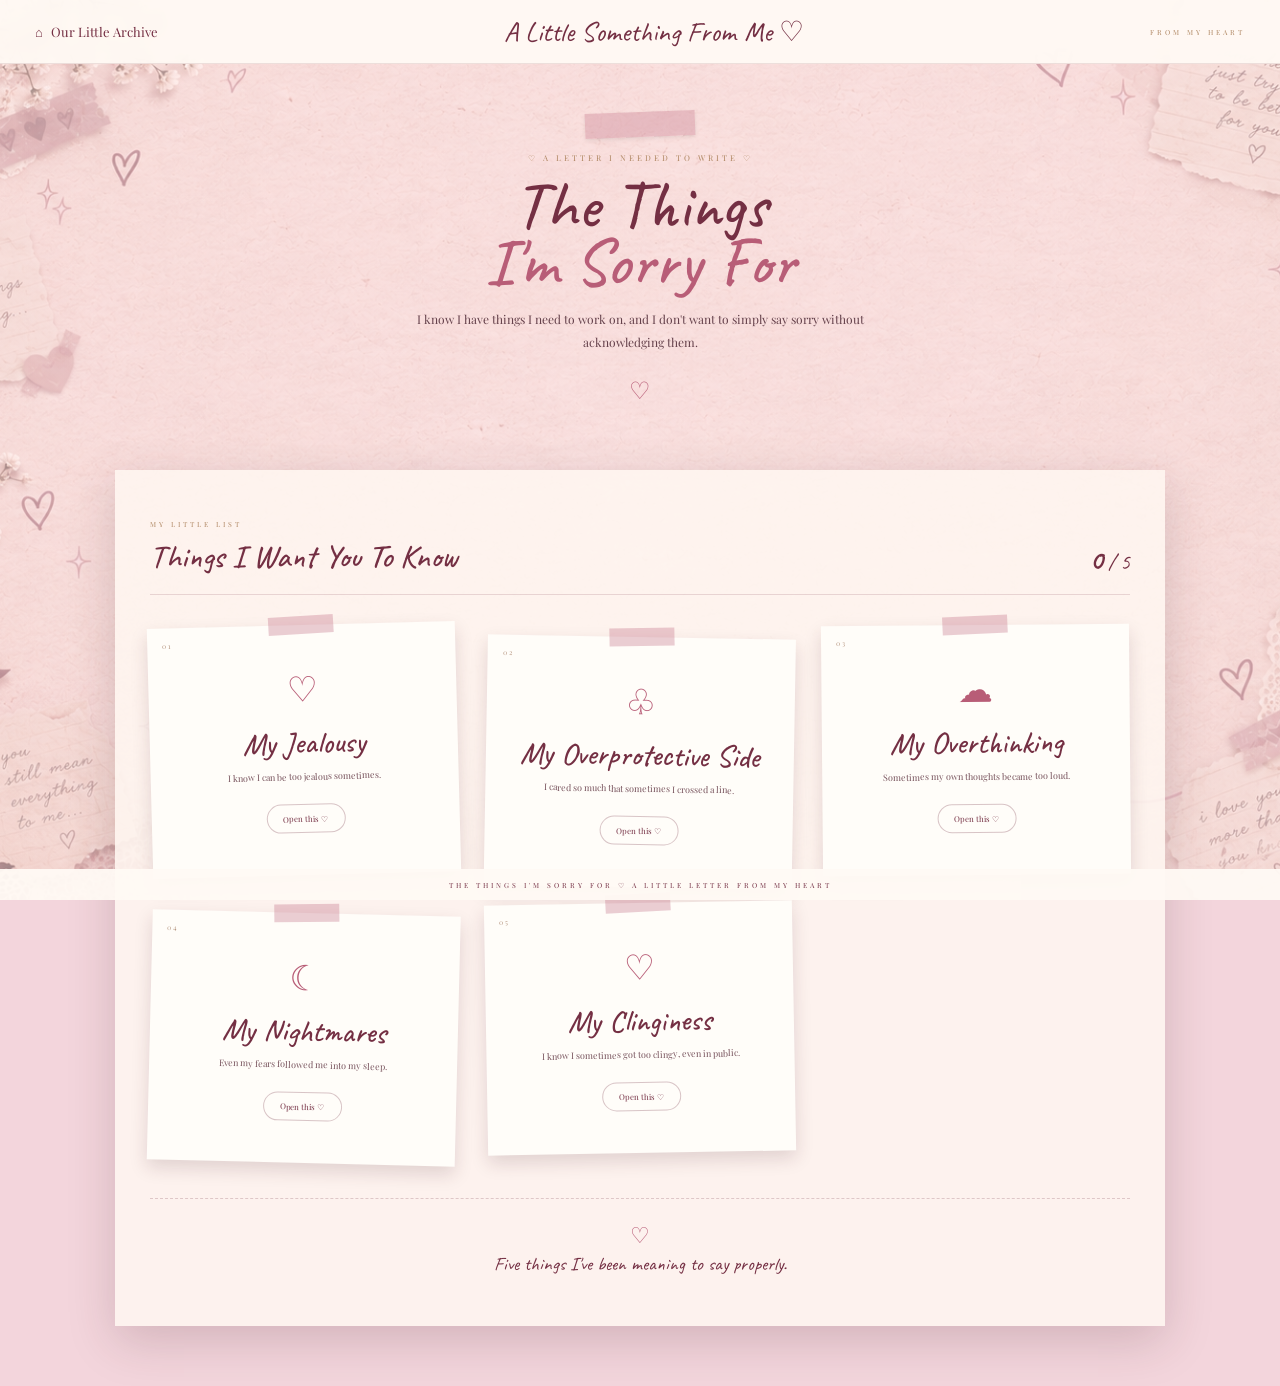
<file: apology.html>
<!DOCTYPE html>
<html lang="en">
<head>
<meta charset="UTF-8">
<meta name="viewport" content="width=device-width,initial-scale=1.0">
<title>The Things I'm Sorry For ♡</title>
<link rel="preconnect" href="https://fonts.googleapis.com">
<link rel="preconnect" href="https://fonts.gstatic.com" crossorigin>
<link href="https://fonts.googleapis.com/css2?family=Caveat:wght@400;500;600;700&family=Playfair+Display:wght@400;500;600;700&display=swap" rel="stylesheet">
<link rel="stylesheet" href="css/apology.css">
<link rel="apple-touch-icon" sizes="180x180" href="guides/apple-touch-icon.png">
<link rel="icon" type="image/png" sizes="32x32" href="guides/favicon-32x32.png">
<link rel="icon" type="image/png" sizes="16x16" href="guides/favicon-16x16.png">
<link rel="manifest" href="/site.webmanifest">
</head>
<body>

<div class="apology-page">

<header class="apology-header">
<a href="index.html" class="home">⌂ <span>Our Little Archive</span></a>
<div class="header-title">A Little Something From Me ♡</div>
<div class="header-label">FROM MY HEART</div>
</header>

<main>

<section class="intro">
<div class="tape"></div>
<span>♡ A LETTER I NEEDED TO WRITE ♡</span>
<h1>The Things<br><i>I'm Sorry For</i></h1>
<p>
I know I have things I need to work on, and I don't want to simply
say sorry without acknowledging them.
</p>
<div class="little-heart">♡</div>
</section>

<section class="apology-board">

<div class="board-heading">
<div>
<small>MY LITTLE LIST</small>
<h2>Things I Want You To Know</h2>
</div>
<div class="progress">
<span id="progressCount">0</span> / 5
</div>
</div>

<div class="apology-cards">

<article class="apology-card" data-index="0">
<div class="tape-card"></div>
<div class="card-number">01</div>
<div class="card-icon">♡</div>
<h3>My Jealousy</h3>
<p>I know I can be too jealous sometimes.</p>
<button>Open this ♡</button>
<span class="read-stamp">READ</span>
</article>

<article class="apology-card" data-index="1">
<div class="tape-card"></div>
<div class="card-number">02</div>
<div class="card-icon">♧</div>
<h3>My Overprotective Side</h3>
<p>I cared so much that sometimes I crossed a line.</p>
<button>Open this ♡</button>
<span class="read-stamp">READ</span>
</article>

<article class="apology-card" data-index="2">
<div class="tape-card"></div>
<div class="card-number">03</div>
<div class="card-icon">☁</div>
<h3>My Overthinking</h3>
<p>Sometimes my own thoughts became too loud.</p>
<button>Open this ♡</button>
<span class="read-stamp">READ</span>
</article>

<article class="apology-card" data-index="3">
<div class="tape-card"></div>
<div class="card-number">04</div>
<div class="card-icon">☾</div>
<h3>My Nightmares</h3>
<p>Even my fears followed me into my sleep.</p>
<button>Open this ♡</button>
<span class="read-stamp">READ</span>
</article>

<article class="apology-card" data-index="4">
<div class="tape-card"></div>
<div class="card-number">05</div>
<div class="card-icon">♡</div>
<h3>My Clinginess</h3>
<p>I know I sometimes got too clingy, even in public.</p>
<button>Open this ♡</button>
<span class="read-stamp">READ</span>
</article>

</div>

<div class="board-note">
<span>♡</span>
<p>Five things I've been meaning to say properly.</p>
</div>

</section>

<section class="final-section" id="finalSection">

<div class="envelope">
<div class="envelope-top"></div>
<div class="wax-seal">♡</div>
</div>

<div class="final-intro">
<span>YOU FOUND THE LAST PIECE</span>
<h2>There's Something<br><i>Else I Want To Say</i></h2>
<p>
The five things above are only part of what I've been carrying in my heart.
</p>
<button id="openLetter">Open My Letter ♡</button>
</div>

</section>

<section class="letter-section" id="letterSection">

<div class="letter-paper">

<div class="letter-tape"></div>

<div class="letter-top">
<span>♡ A LETTER FROM MY HEART ♡</span>
<small>FOR YOU</small>
</div>

<h2>I'm Sorry, Bebi</h2>

<div class="letter-body">

<p>
I'm sorry for having these types of issues sa akong self po.
I'm just so scared nga mawalaa jud kas akoa completely.
</p>

<p>
Even sa katong times nga magbuot kos imong suoton or what,
I will no longer do it anymore since karon kabalo naman pud ka
mo control sa sakto ug dili. I'll trust you on that.
</p>

<p>
I'm so sorry nga grabe akong pagka seloso and pagka overprotective :>.
As for my overthinking, mostly nag-cause ani kay akoa rang pagka seloso.
Gusto raman jud nako ug assurance :>.
I'm sorry if ing-ana ko po. That's just me being myself,
and I know I still have to work on that part of me.
</p>

<p>
And for my nightmares, I keep having these nightmares man gud
about you and me... nga naa juy some random guy nga mokuha nimo away
from me. I really don't know nganong this keeps happening po.
</p>

<p>
But karon as I'm making this message, nawala siya.
The last occurrence ani kay last week Monday until Thursday po huhu.
I'm really sorry.
</p>

<p>
And as for my clinginess out in public, I know nga hate nimo ang PDA.
I'm sorry nga we had times nga clingy ra kaayo ko nimo gawas.
I hope you can forgive me for everything nga akong sayop nga nabuhat :>.
</p>

<p>
And I hope nga sometime puhon, if okay ra nimo,
maybe sa time nga magkuyog man gani ta wherever fate takes us,
like katong mag-samgyup tang kyuti...
</p>

<p>
I hope nga okay ra nimo nga mokupot ko sa imong hands?
Please? Bisag kana lang.
I'll do my best to resist kissing your forehead,
unless you're allowing me to :>.
I'd be happy.
</p>

<p>
And thank you for all the sacrifices that you made for me, Alexa.
Don't ever think nga none of it mattered, okay?
All of them mattered to me.
From the smallest to the biggest sacrifices,
I acknowledge and appreciate every one of them.
</p>

<p>
And please, just give me time and patience lang
to work on my issues and to keep improving myself for you.
I know I still have things to learn,
and I don't expect everything to change overnight.
</p>

<p>
I just want you to know that I'm trying.
Not because I want to become someone I'm not,
but because I want to become someone who can love you
without letting my fears get in the way.
</p>

</div>

<div class="letter-ending">
<p>Thank you for being patient with me.</p>
<h3>I love you, bebi. ♡</h3>
<div class="signature">— from the person still learning</div>
</div>

</div>

<div class="end-note">
<span>♡</span>
<p>I'm sorry for the things I got wrong.</p>
<p>And thank you for giving me reasons to do better.</p>
</div>

</section>

</main>

<footer>
THE THINGS I'M SORRY FOR ♡ A LITTLE LETTER FROM MY HEART
</footer>

<div class="apology-modal" id="apologyModal">
<div class="modal-bg"></div>

<div class="modal-card">

<button class="close" id="closeModal">×</button>

<span class="modal-number" id="modalNumber">01</span>
<div class="modal-icon" id="modalIcon">♡</div>
<h2 id="modalTitle">My Jealousy</h2>

<div class="modal-divider">♡</div>

<p id="modalText"></p>

<button class="understand-button" id="understandButton">
I Understand ♡
</button>

</div>
</div>

</div>

<script src="javascrip/apology.js"></script>
</body>
</html>
</file>
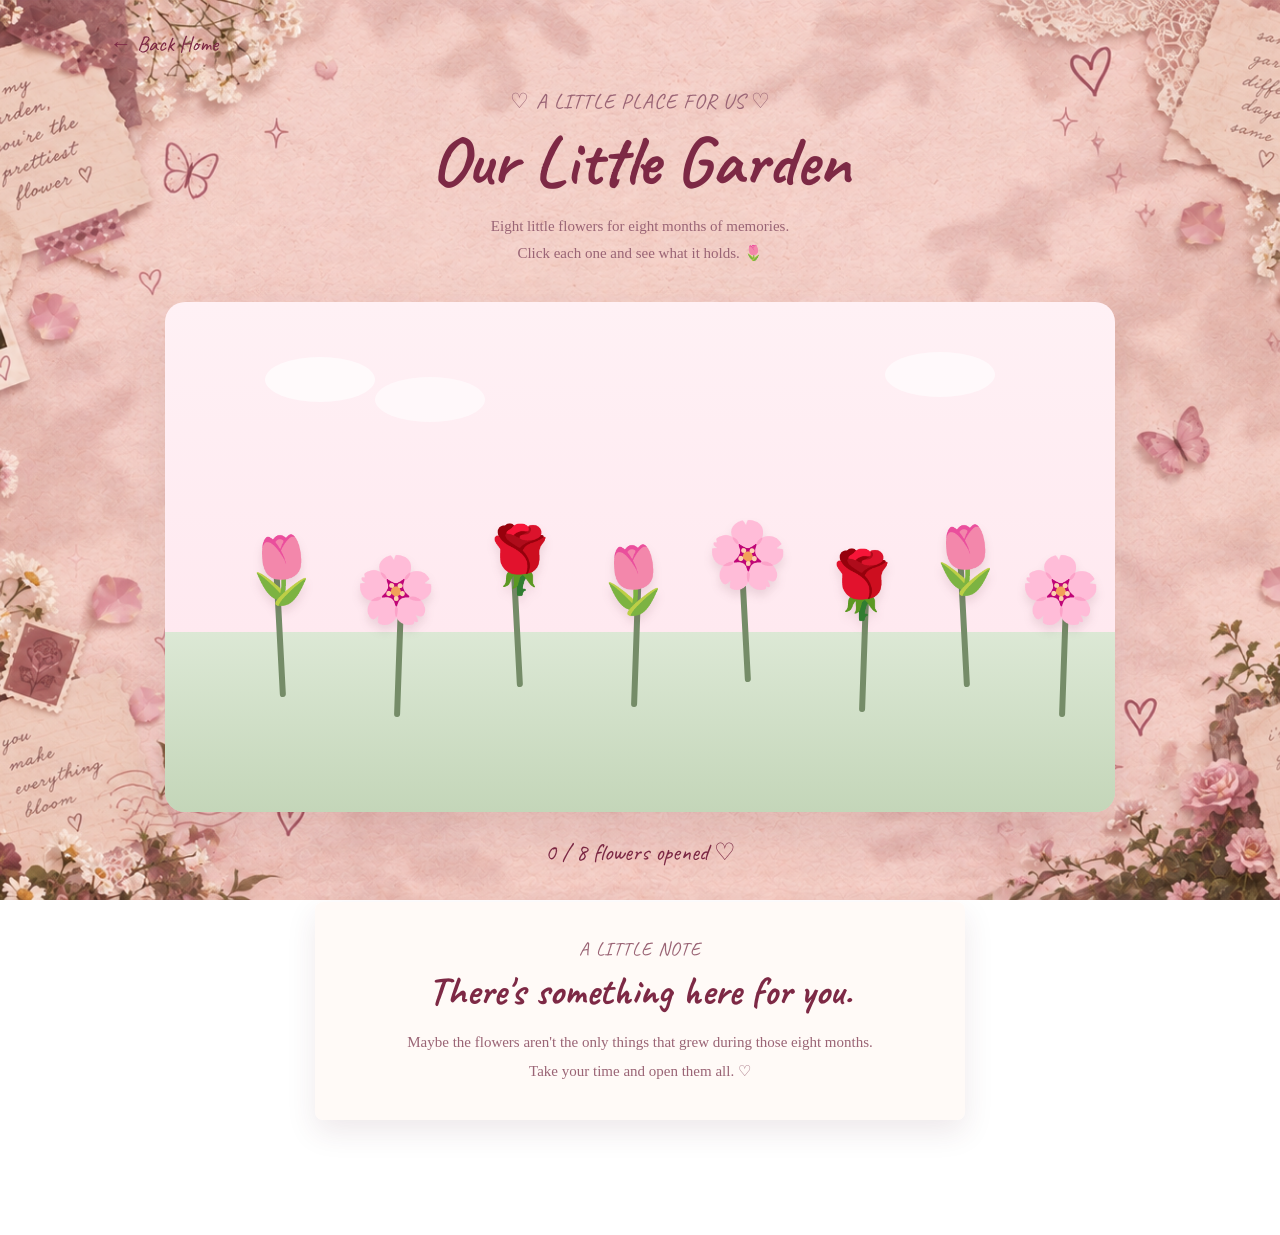
<file: garden.html>
<!DOCTYPE html>
<html lang="en">
<head>
<meta charset="UTF-8">
<meta name="viewport" content="width=device-width,initial-scale=1.0">
<title>Our Little Garden ♡</title>
<link rel="preconnect" href="https://fonts.googleapis.com">
<link rel="preconnect" href="https://fonts.gstatic.com" crossorigin>
<link href="https://fonts.googleapis.com/css2?family=Caveat:wght@400;500;600;700&family=Playfair+Display:wght@400;500;600&display=swap" rel="stylesheet">
<link rel="stylesheet" href="css/garden.css">
<link rel="apple-touch-icon" sizes="180x180" href="guides/apple-touch-icon.png">
<link rel="icon" type="image/png" sizes="32x32" href="guides/favicon-32x32.png">
<link rel="icon" type="image/png" sizes="16x16" href="guides/favicon-16x16.png">
<link rel="manifest" href="/site.webmanifest">
</head>
<body>
<main class="garden-page">
<a href="index.html" class="back-btn">← Back Home</a>

<section class="garden-intro">
<span>♡ A LITTLE PLACE FOR US ♡</span>
<h1>Our Little Garden</h1>
<p>Eight little flowers for eight months of memories.</p>
<p>Click each one and see what it holds. 🌷</p>
</section>

<section class="garden">
<div class="grass"></div>
<div class="flower flower-1" data-index="0">
<div class="stem"></div>
<div class="petals"><span>🌷</span></div>
</div>
<div class="flower flower-2" data-index="1">
<div class="stem"></div>
<div class="petals"><span>🌸</span></div>
</div>
<div class="flower flower-3" data-index="2">
<div class="stem"></div>
<div class="petals"><span>🌹</span></div>
</div>
<div class="flower flower-4" data-index="3">
<div class="stem"></div>
<div class="petals"><span>🌷</span></div>
</div>
<div class="flower flower-5" data-index="4">
<div class="stem"></div>
<div class="petals"><span>🌸</span></div>
</div>
<div class="flower flower-6" data-index="5">
<div class="stem"></div>
<div class="petals"><span>🌹</span></div>
</div>
<div class="flower flower-7" data-index="6">
<div class="stem"></div>
<div class="petals"><span>🌷</span></div>
</div>
<div class="flower flower-8" data-index="7">
<div class="stem"></div>
<div class="petals"><span>🌸</span></div>
</div>
</section>

<section class="flower-count">
<span id="count">0</span> / 8 flowers opened ♡
</section>

<section class="garden-note" id="gardenNote">
<div class="note-content">
<span class="note-small">A LITTLE NOTE</span>
<h2>There's something here for you.</h2>
<p>Maybe the flowers aren't the only things that grew during those eight months.</p>
<p>Take your time and open them all. ♡</p>
</div>
</section>

<section class="final-garden" id="finalGarden">
<div class="final-flower">🌷</div>
<span>YOU FOUND THEM ALL</span>
<h2>Eight Months, Eight Little Flowers</h2>
<div class="divider">✦</div>
<p>Every flower carries a little piece of a chapter we shared.</p>
<p>And if there's one thing I've learned, it's that beautiful things don't always have to be perfect to be meaningful.</p>
<p>Sometimes they just need someone willing to take care of them.</p>
<p class="final-line">Maybe that's what this little garden is for. ♡</p>
<a href="minigame.html" class="next-btn">There's One More Secret →</a>
</section>

<div class="flower-modal" id="flowerModal">
<div class="modal-card">
<button id="closeModal">×</button>
<span class="modal-flower" id="modalFlower">🌷</span>
<span class="modal-month" id="modalMonth"></span>
<h2 id="modalTitle"></h2>
<p id="modalMessage"></p>
</div>
</div>

</main>
<script src="javascrip/garden.js"></script>
</body>
</html>
</file>
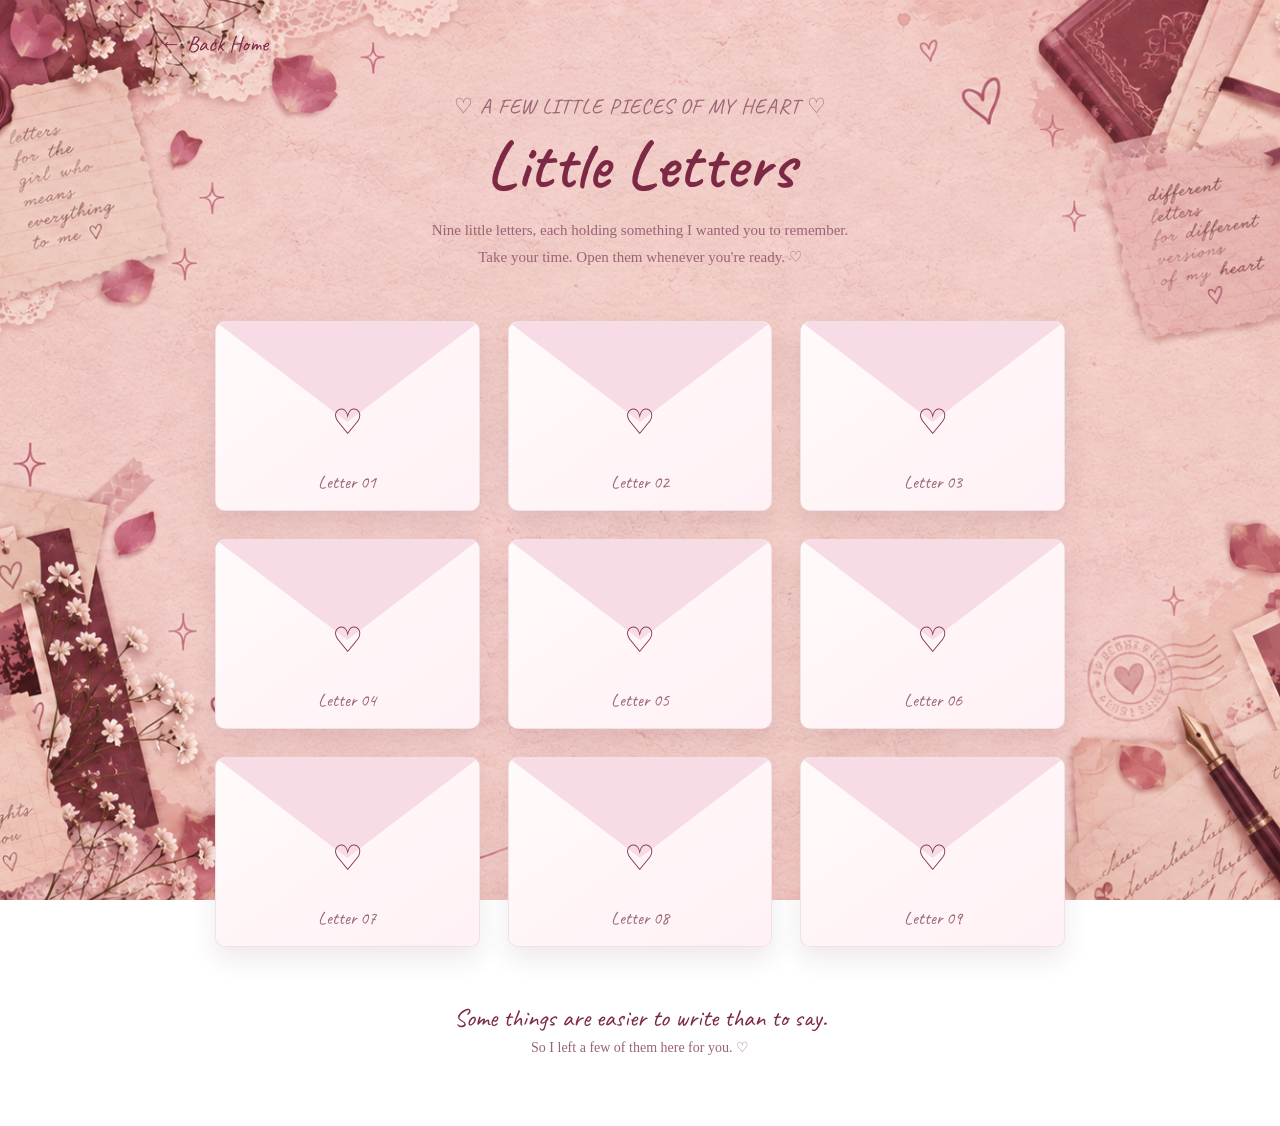
<file: letters.html>
<!DOCTYPE html>
<html lang="en">
<head>
<meta charset="UTF-8">
<meta name="viewport" content="width=device-width,initial-scale=1.0">
<title>Little Letters ♡</title>
<link rel="preconnect" href="https://fonts.googleapis.com">
<link rel="preconnect" href="https://fonts.gstatic.com" crossorigin>
<link href="https://fonts.googleapis.com/css2?family=Caveat:wght@400;500;600;700&family=Playfair+Display:wght@400;500;600&display=swap" rel="stylesheet">
<link rel="stylesheet" href="css/letters.css">
<link rel="apple-touch-icon" sizes="180x180" href="guides/apple-touch-icon.png">
<link rel="icon" type="image/png" sizes="32x32" href="guides/favicon-32x32.png">
<link rel="icon" type="image/png" sizes="16x16" href="guides/favicon-16x16.png">
<link rel="manifest" href="/site.webmanifest">
</head>
<body>
<main class="letters-page">
<a href="index.html" class="back-btn">← Back Home</a>
<section class="intro">
<span>♡ A FEW LITTLE PIECES OF MY HEART ♡</span>
<h1>Little Letters</h1>
<p>Nine little letters, each holding something I wanted you to remember.</p>
<p>Take your time. Open them whenever you're ready. ♡</p>
</section>
<section class="envelope-grid" id="envelopeGrid"></section>
<section class="opened-letter" id="openedLetter">
<button class="close-letter" id="closeLetter">×</button>
<div class="letter-paper">
<span class="letter-number" id="letterNumber"></span>
<h2 id="letterTitle"></h2>
<div class="letter-divider">♡</div>
<p id="letterText"></p>
<div class="letter-signature">— from my heart</div>
</div>
</section>
<section class="bottom-note">
<p>Some things are easier to write than to say.</p>
<span>So I left a few of them here for you. ♡</span>
</section>
</main>
<script src="javascrip/letters.js"></script>
</body>
</html>
</file>
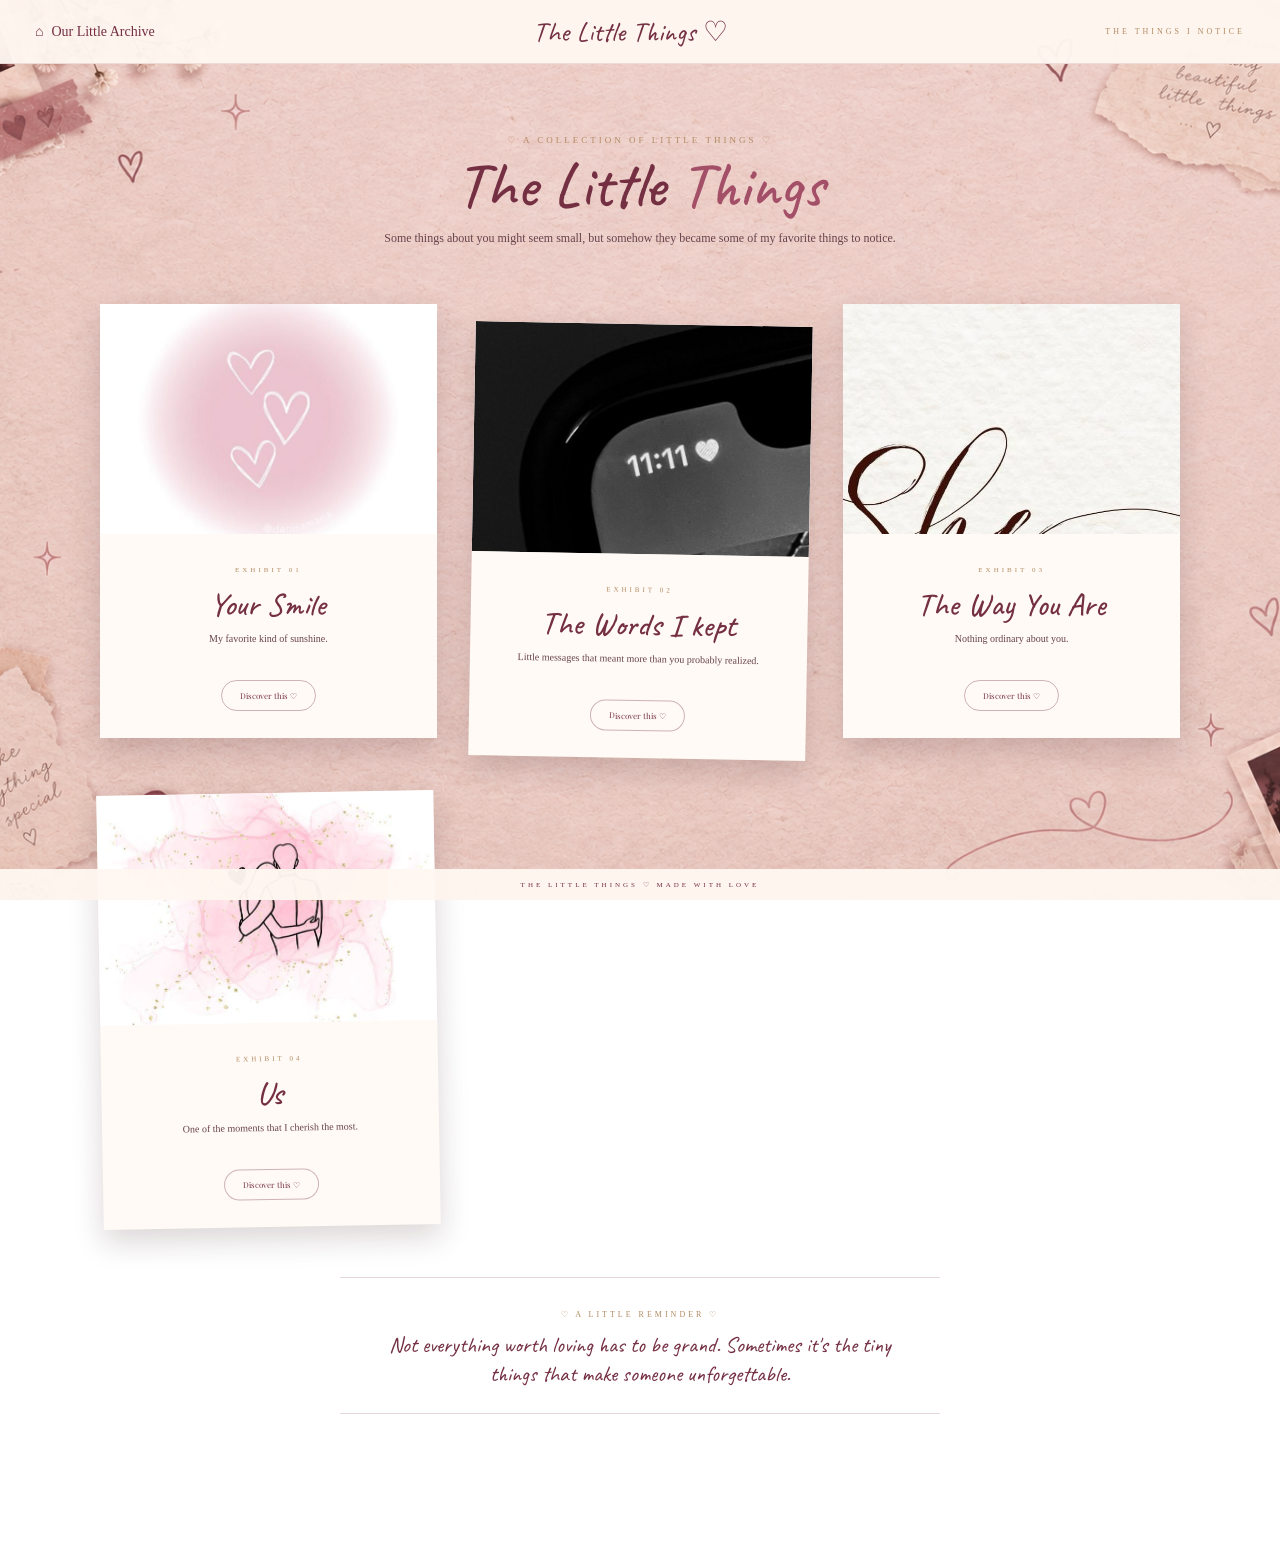
<file: little-things.html>
<!DOCTYPE html>
<html lang="en">
<head>
<meta charset="UTF-8">
<meta name="viewport" content="width=device-width,initial-scale=1.0">
<title>The Little Things ♡</title>
<link rel="preconnect" href="https://fonts.googleapis.com">
<link rel="preconnect" href="https://fonts.gstatic.com" crossorigin>
<link href="https://fonts.googleapis.com/css2?family=Caveat:wght@400;500;600;700&family=Playfair+Display:wght@400;500;600;700&display=swap" rel="stylesheet">
<link rel="stylesheet" href="css/little-things.css">
<link rel="apple-touch-icon" sizes="180x180" href="guides/apple-touch-icon.png">
<link rel="icon" type="image/png" sizes="32x32" href="guides/favicon-32x32.png">
<link rel="icon" type="image/png" sizes="16x16" href="guides/favicon-16x16.png">
<link rel="manifest" href="/site.webmanifest">
</head>
<body>

<div class="little-page">

<header class="little-header">
<a href="index.html" class="home">⌂ <span>Our Little Archive</span></a>
<div class="page-title">The Little Things ♡</div>
<div class="subtitle">THE THINGS I NOTICE</div>
</header>

<main class="little-main">

<section class="intro">
<span>♡ A COLLECTION OF LITTLE THINGS ♡</span>
<h1>The Little <i>Things</i></h1>
<p>Some things about you might seem small, but somehow they became some of my favorite things to notice.</p>
</section>

<section class="exhibits">

<article class="thing-card" data-index="0">
<div class="card-photo"><img src="Us/smile.jpg" alt="Your smile"></div>
<div class="card-content">
<small>EXHIBIT 01</small>
<h2>Your Smile</h2>
<p>My favorite kind of sunshine.</p>
<button class="open-card">Discover this ♡</button>
</div>
</article>

<article class="thing-card" data-index="1">
<div class="card-photo"><img src="Us/words.jpg" alt="Your laugh"></div>
<div class="card-content">
<small>EXHIBIT 02</small>
<h2>The Words I kept</h2>
<p>Little messages that meant more than you probably realized.</p>
<button class="open-card">Discover this ♡</button>
</div>
</article>

<article class="thing-card" data-index="2">
<div class="card-photo"><img src="Us/she.jpg" alt="The way you are"></div>
<div class="card-content">
<small>EXHIBIT 03</small>
<h2>The Way You Are</h2>
<p>Nothing ordinary about you.</p>
<button class="open-card">Discover this ♡</button>
</div>
</article>

<article class="thing-card" data-index="3">
<div class="card-photo"><img src="Us/us.jpg" alt="Your strength"></div>
<div class="card-content">
<small>EXHIBIT 04</small>
<h2>Us</h2>
<p>One of the moments that I cherish the most.</p>
<button class="open-card">Discover this ♡</button>
</div>
</article>

</section>

<section class="bottom-note">
<span>♡ A LITTLE REMINDER ♡</span>
<p>Not everything worth loving has to be grand. Sometimes it's the tiny things that make someone unforgettable.</p>
</section>

</main>

<div class="exhibit-modal" id="exhibitModal">
<div class="modal-bg"></div>

<div class="exhibit-window">

<button class="close" id="closeModal">×</button>

<div class="exhibit-heading">
<span id="exhibitNumber">EXHIBIT 01</span>
<h2 id="exhibitTitle">Your Smile</h2>
</div>

<div class="gallery-area">

<button class="gallery-arrow prev" id="prevPhoto">←</button>

<div class="gallery-frame">
<img id="galleryImage" src="" alt="">
<div class="photo-caption" id="photoCaption"></div>
</div>

<button class="gallery-arrow next" id="nextPhoto">→</button>

</div>

<div class="gallery-dots" id="galleryDots"></div>

<div class="reveal-area">
<button class="reveal-button" id="revealButton">♡ There's something I want you to know</button>

<div class="hidden-note" id="hiddenNote">
<span>♡ A LITTLE NOTE ♡</span>
<p id="noteText"></p>
</div>
</div>

<div class="heart-area">
<button class="heart-button" id="heartButton">♡</button>
<span id="heartMessage">tap the heart</span>
</div>

<div class="modal-navigation">
<button id="previousExhibit">← Previous</button>
<span id="exhibitCounter">1 / 6</span>
<button id="nextExhibit">Next →</button>
</div>

</div>
</div>

<footer>THE LITTLE THINGS ♡ MADE WITH LOVE</footer>

</div>

<script src="javascrip/little-things.js"></script>
</body>
</html>
</file>
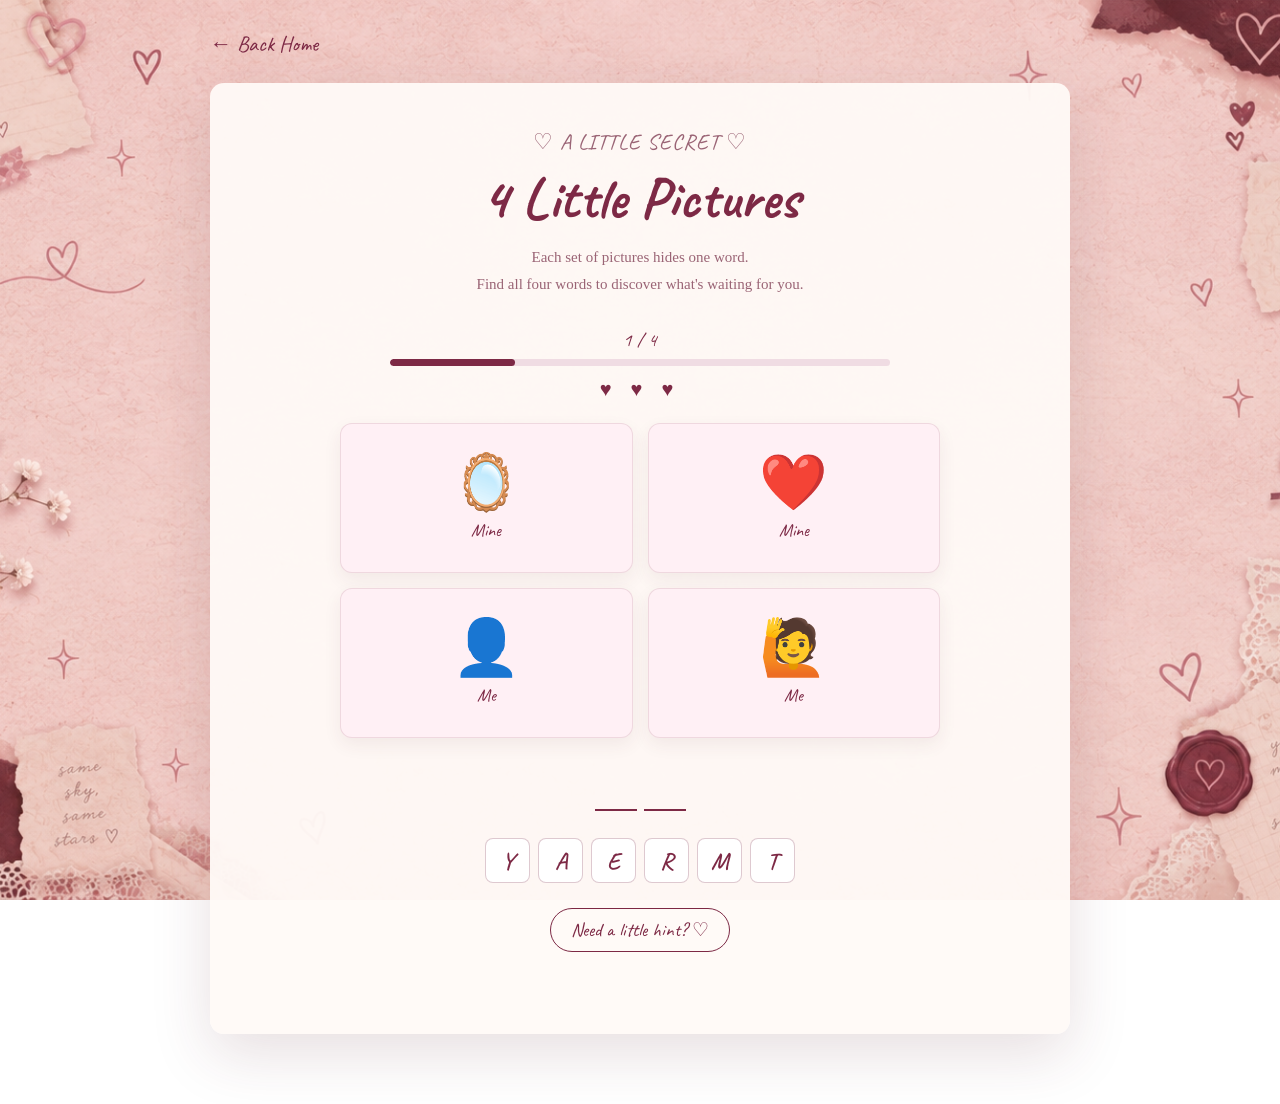
<file: minigame.html>
<!DOCTYPE html>
<html lang="en">
<head>
<meta charset="UTF-8">
<meta name="viewport" content="width=device-width,initial-scale=1.0">
<title>A Little Secret ♡</title>
<link rel="preconnect" href="https://fonts.googleapis.com">
<link rel="preconnect" href="https://fonts.gstatic.com" crossorigin>
<link href="https://fonts.googleapis.com/css2?family=Caveat:wght@400;500;600;700&family=Playfair+Display:wght@400;500;600&display=swap" rel="stylesheet">
<link rel="stylesheet" href="css/minigame.css">
<link rel="apple-touch-icon" sizes="180x180" href="guides/apple-touch-icon.png">
<link rel="icon" type="image/png" sizes="32x32" href="guides/favicon-32x32.png">
<link rel="icon" type="image/png" sizes="16x16" href="guides/favicon-16x16.png">
<link rel="manifest" href="guides/site.webmanifest">
</head>
<body>
<main class="game-page">
<a href="index.html" class="back-btn">← Back Home</a>
<section class="game-card" id="gameCard">
<div class="game-top">
<span class="game-label">♡ A LITTLE SECRET ♡</span>
<h1>4 Little Pictures</h1>
<p>Each set of pictures hides one word.</p>
<p>Find all four words to discover what's waiting for you.</p>
</div>
<div class="progress">
<span id="roundText">1 / 4</span>
<div class="progress-bar"><span id="progressBar"></span></div>
</div>
<div class="hearts" id="hearts">♥ ♥ ♥</div>
<div class="pictures" id="pictures"></div>
<div class="answer" id="answer"></div>
<div class="letters" id="letters"></div>
<button class="hint-btn" id="hintBtn" type="button">Need a little hint? ♡</button>
<p class="message" id="message"></p>
</section>
<section class="phrase-screen" id="phraseScreen">
<span class="game-label">♡ ONE LAST THING ♡</span>
<h1>You found all four words.</h1>
<p class="phrase-intro">But don't celebrate just yet. xD</p>
<p>Put everything you found together.</p>
<div class="found-words" id="foundWords"></div>
<div class="phrase-answer" id="phraseAnswer"></div>
<div class="phrase-letters" id="phraseLetters"></div>
<button class="phrase-submit" id="phraseSubmit" type="button">Unlock the secret ♡</button>
<p class="message" id="phraseMessage"></p>
</section>
<section class="success-screen" id="successScreen">
<div class="big-heart">♡</div>
<span class="success-label">YOU FOUND IT</span>
<h1>My August to Always</h1>
<div class="success-line">✦</div>
<p>You solved every little piece.</p>
<p>You found the words.</p>
<p>And now, there's nothing left to find on this screen.</p>
<p class="prize">Your prize is waiting for you.</p>
<p>It's not inside this website.</p>
<p>It's inside the little box I made for you. ♡</p>
<p class="final">Go get it. :></p>
<a href="index.html" class="home-btn">Return to Our Archive ♡</a>
</section>
</main>
<script src="javascrip/minigame.js"></script>
</body>
</html>
</file>
<file: css/apology.css>
*{margin:0;padding:0;box-sizing:border-box}

:root{
--pink:#f3d5dc;
--light:#fff5f2;
--cream:#fffaf5;
--paper:#fffdf9;
--burgundy:#742f43;
--dark:#3e242c;
--rose:#b85d77;
--gold:#ad845f;
--shadow:rgba(65,25,38,.18)
}

html{scroll-behavior:smooth}

body{
font-family:"Playfair Display",serif;
color:var(--dark);
background:var(--pink);
min-height:100vh;
background-image:
linear-gradient(rgba(255,238,241,.5),rgba(255,238,241,.5)),
url("../guides/apology.png");
background-size:cover;
background-position:center;
background-attachment:fixed
}

button{font-family:inherit}

.apology-page{
min-height:100vh;
padding-bottom:60px
}

.apology-header{
height:64px;
padding:0 35px;
display:flex;
align-items:center;
justify-content:space-between;
background:rgba(255,250,245,.94);
border-bottom:1px solid rgba(116,47,67,.13);
position:sticky;
top:0;
z-index:20;
backdrop-filter:blur(8px)
}

.home{
display:flex;
align-items:center;
gap:8px;
color:var(--burgundy);
text-decoration:none;
font-size:13px;
transition:.3s
}

.home:first-letter{font-size:22px}
.home:hover{transform:translateX(3px)}

.header-title{
font-family:"Caveat",cursive;
font-size:28px;
color:var(--burgundy)
}

.header-label{
font-size:7px;
letter-spacing:3px;
color:var(--gold)
}

.intro{
max-width:650px;
margin:0 auto;
padding:80px 25px 65px;
text-align:center;
position:relative
}

.tape{
width:110px;
height:25px;
position:absolute;
top:48px;
left:50%;
transform:translateX(-50%) rotate(-2deg);
background:rgba(184,93,119,.28);
box-shadow:0 2px 4px rgba(0,0,0,.08)
}

.intro>span{
font-size:8px;
letter-spacing:3px;
color:var(--gold)
}

.intro h1{
margin:12px 0 17px;
font-family:"Caveat",cursive;
font-size:67px;
font-weight:500;
line-height:.85;
color:var(--burgundy)
}

.intro h1 i{
font-style:normal;
color:var(--rose)
}

.intro p{
max-width:520px;
margin:auto;
font-size:12px;
line-height:1.9;
color:#65414b
}

.little-heart{
margin-top:20px;
font-size:24px;
color:var(--rose);
animation:heartbeat 2s infinite
}

@keyframes heartbeat{
0%,100%{transform:scale(1)}
50%{transform:scale(1.15)}
}

.apology-board{
max-width:1050px;
margin:auto;
padding:40px 35px 50px;
background:rgba(255,247,242,.86);
box-shadow:0 15px 45px var(--shadow);
position:relative
}

.board-heading{
display:flex;
justify-content:space-between;
align-items:end;
margin-bottom:30px;
border-bottom:1px solid rgba(116,47,67,.16);
padding-bottom:17px
}

.board-heading small{
font-size:7px;
letter-spacing:3px;
color:var(--gold)
}

.board-heading h2{
margin-top:5px;
font-family:"Caveat",cursive;
font-size:32px;
font-weight:500;
color:var(--burgundy)
}

.progress{
font-family:"Caveat",cursive;
font-size:22px;
color:var(--burgundy)
}

.progress span{
font-size:28px;
font-weight:700
}

.apology-cards{
display:grid;
grid-template-columns:repeat(3,1fr);
gap:28px
}

.apology-card{
min-height:250px;
padding:28px 23px;
position:relative;
text-align:center;
background:var(--paper);
box-shadow:0 8px 18px rgba(65,25,38,.15);
transition:.4s ease;
cursor:pointer
}

.apology-card:nth-child(1){transform:rotate(-1.5deg)}
.apology-card:nth-child(2){transform:rotate(1deg) translateY(12px)}
.apology-card:nth-child(3){transform:rotate(-.5deg)}
.apology-card:nth-child(4){transform:rotate(1.4deg) translateY(10px)}
.apology-card:nth-child(5){
transform:rotate(-1deg);
grid-column:2
}

.apology-card:hover{
transform:translateY(-8px) rotate(0)!important;
box-shadow:0 18px 30px rgba(65,25,38,.22)
}

.tape-card{
position:absolute;
width:65px;
height:18px;
top:-9px;
left:50%;
transform:translateX(-50%) rotate(-2deg);
background:rgba(184,93,119,.3)
}

.card-number{
position:absolute;
top:12px;
left:15px;
font-size:7px;
letter-spacing:2px;
color:#b79883
}

.card-icon{
margin:15px auto 10px;
font-family:"Caveat",cursive;
font-size:35px;
color:var(--rose)
}

.apology-card h3{
font-family:"Caveat",cursive;
font-size:31px;
font-weight:500;
color:var(--burgundy)
}

.apology-card p{
margin:7px auto 0;
max-width:200px;
font-size:9px;
line-height:1.7;
color:#76515b
}

.apology-card button{
margin-top:20px;
padding:8px 16px;
border:1px solid rgba(116,47,67,.28);
border-radius:30px;
background:transparent;
color:var(--burgundy);
font-size:8px;
cursor:pointer;
transition:.3s
}

.apology-card button:hover{
background:var(--burgundy);
color:white
}

.read-stamp{
position:absolute;
right:10px;
bottom:10px;
padding:3px 7px;
border:1px solid var(--rose);
color:var(--rose);
font-family:"Caveat",cursive;
font-size:12px;
transform:rotate(-10deg);
opacity:0;
transition:.4s
}

.apology-card.read .read-stamp{opacity:1}

.apology-card.read{
background:#fff7f8
}

.board-note{
margin-top:45px;
padding-top:20px;
border-top:1px dashed rgba(116,47,67,.22);
text-align:center
}

.board-note span{
font-size:22px;
color:var(--rose)
}

.board-note p{
margin-top:3px;
font-family:"Caveat",cursive;
font-size:19px;
color:var(--burgundy)
}

.final-section{
max-width:800px;
margin:80px auto 0;
padding:0 25px;
display:none;
align-items:center;
justify-content:center;
gap:35px;
animation:appear .8s ease
}

.final-section.show{display:flex}

@keyframes appear{
from{opacity:0;transform:translateY(25px)}
to{opacity:1;transform:translateY(0)}
}

.envelope{
width:150px;
height:105px;
background:#ead0d7;
position:relative;
box-shadow:0 10px 25px rgba(65,25,38,.18);
transform:rotate(-3deg)
}

.envelope:before{
content:"";
position:absolute;
inset:0;
background:#f5e0e4;
clip-path:polygon(0 0,50% 55%,100% 0)
}

.envelope-top{
position:absolute;
bottom:0;
width:100%;
height:60%;
background:#e7c6cf;
clip-path:polygon(0 100%,50% 25%,100% 100%)
}

.wax-seal{
position:absolute;
left:50%;
top:52%;
transform:translate(-50%,-50%);
width:38px;
height:38px;
border-radius:50%;
display:flex;
align-items:center;
justify-content:center;
background:#7d3047;
color:#f8dfe4;
font-size:19px;
box-shadow:0 3px 7px rgba(0,0,0,.2)
}

.final-intro{max-width:450px}

.final-intro>span{
font-size:7px;
letter-spacing:3px;
color:var(--gold)
}

.final-intro h2{
margin:7px 0 10px;
font-family:"Caveat",cursive;
font-size:43px;
line-height:.9;
font-weight:500;
color:var(--burgundy)
}

.final-intro h2 i{
font-style:normal;
color:var(--rose)
}

.final-intro p{
font-size:11px;
line-height:1.7;
color:#69434d
}

.final-intro button{
margin-top:18px;
padding:11px 21px;
border:0;
border-radius:30px;
background:var(--burgundy);
color:white;
font-size:9px;
cursor:pointer;
box-shadow:0 5px 15px rgba(116,47,67,.2);
transition:.3s
}

.final-intro button:hover{
transform:translateY(-3px);
box-shadow:0 9px 20px rgba(116,47,67,.3)
}

.letter-section{
display:none;
max-width:850px;
margin:70px auto 0;
padding:0 25px;
animation:appear .8s ease
}

.letter-section.show{display:block}

.letter-paper{
position:relative;
padding:55px 70px 50px;
background:
repeating-linear-gradient(
to bottom,
transparent 0,
transparent 31px,
rgba(116,47,67,.08) 32px
),
var(--paper);
box-shadow:0 20px 45px rgba(65,25,38,.2)
}

.letter-tape{
position:absolute;
top:-12px;
left:50%;
transform:translateX(-50%) rotate(1deg);
width:125px;
height:27px;
background:rgba(184,93,119,.27)
}

.letter-top{
display:flex;
justify-content:space-between;
align-items:center;
margin-bottom:22px
}

.letter-top span{
font-size:7px;
letter-spacing:3px;
color:var(--gold)
}

.letter-top small{
font-family:"Caveat",cursive;
font-size:17px;
color:#a77a6b
}

.letter-paper h2{
font-family:"Caveat",cursive;
font-size:52px;
font-weight:500;
color:var(--burgundy);
margin-bottom:30px
}

.letter-body p{
margin-bottom:20px;
font-family:"Caveat",cursive;
font-size:19px;
line-height:1.6;
color:#54343d
}

.letter-ending{
margin-top:35px;
padding-top:25px;
border-top:1px dashed rgba(116,47,67,.25);
text-align:center
}

.letter-ending p{
font-family:"Caveat",cursive;
font-size:20px;
color:#76515b
}

.letter-ending h3{
margin-top:5px;
font-family:"Caveat",cursive;
font-size:31px;
font-weight:500;
color:var(--burgundy)
}

.signature{
margin-top:8px;
font-family:"Caveat",cursive;
font-size:16px;
color:#9c716a
}

.end-note{
text-align:center;
margin:30px auto 0
}

.end-note span{
font-size:25px;
color:var(--rose)
}

.end-note p{
font-family:"Caveat",cursive;
font-size:18px;
color:var(--burgundy)
}

.apology-modal{
position:fixed;
inset:0;
z-index:100;
display:none;
align-items:center;
justify-content:center
}

.apology-modal.show{display:flex}

.modal-bg{
position:absolute;
inset:0;
background:rgba(55,19,30,.75);
backdrop-filter:blur(7px)
}

.modal-card{
width:min(530px,90%);
position:relative;
z-index:2;
padding:45px 50px 40px;
background:var(--paper);
text-align:center;
box-shadow:0 25px 70px rgba(0,0,0,.35);
animation:modalOpen .4s ease
}

@keyframes modalOpen{
from{opacity:0;transform:scale(.9) rotate(-1deg)}
to{opacity:1;transform:scale(1) rotate(0)}
}

.close{
position:absolute;
right:15px;
top:8px;
border:0;
background:transparent;
font-size:28px;
color:var(--burgundy);
cursor:pointer
}

.modal-number{
font-size:7px;
letter-spacing:3px;
color:var(--gold)
}

.modal-icon{
margin:8px 0;
font-family:"Caveat",cursive;
font-size:36px;
color:var(--rose)
}

.modal-card h2{
font-family:"Caveat",cursive;
font-size:42px;
font-weight:500;
color:var(--burgundy)
}

.modal-divider{
margin:8px 0 18px;
font-size:16px;
color:var(--rose)
}

.modal-card p{
font-size:12px;
line-height:2;
color:#65414b
}

.understand-button{
margin-top:22px;
padding:10px 22px;
border:1px solid rgba(116,47,67,.3);
border-radius:30px;
background:transparent;
color:var(--burgundy);
font-size:9px;
cursor:pointer;
transition:.3s
}

.understand-button:hover{
background:var(--burgundy);
color:white
}

footer{
height:31px;
position:fixed;
bottom:0;
left:0;
right:0;
z-index:15;
display:flex;
align-items:center;
justify-content:center;
background:rgba(255,250,245,.95);
color:var(--burgundy);
font-size:7px;
letter-spacing:3px
}

@media(max-width:800px){
.apology-header{padding:0 18px}
.header-label{display:none}
.header-title{font-size:24px}
.apology-board{margin:0 18px;padding:30px 20px}
.apology-cards{grid-template-columns:repeat(2,1fr)}
.apology-card:nth-child(n){transform:none}
.apology-card:nth-child(5){grid-column:1/-1;max-width:300px;width:100%;justify-self:center}
.final-section{flex-direction:column;text-align:center}
.letter-paper{padding:45px 35px}
}

@media(max-width:550px){
.home span{display:none}
.intro{padding-top:65px}
.intro h1{font-size:53px}
.apology-cards{grid-template-columns:1fr}
.apology-card:nth-child(5){grid-column:auto}
.apology-board{margin:0 10px}
.board-heading{align-items:center}
.board-heading h2{font-size:27px}
.letter-paper{padding:40px 22px}
.letter-paper h2{font-size:43px}
.letter-body p{font-size:17px}
.modal-card{padding:40px 25px 30px}
}
</file>
<file: css/garden.css>
:root{
--pink:#f7c8d8;
--light:#fff0f5;
--cream:#fffaf7;
--burgundy:#7d2945;
--dark:#40222c;
--soft:#9a6475;
--green:#758c68;
}
*{
margin:0;
padding:0;
box-sizing:border-box;
}
body{
background-image:url("../guides/gardeb.png");
background-size:cover;
background-position:center;
background-attachment:fixed;
background-repeat:no-repeat
}
.garden-page{
width:min(1100px,100%);
margin:auto;
padding:30px 20px 80px;
}
.back-btn{
display:inline-block;
color:var(--burgundy);
text-decoration:none;
font-family:"Caveat",cursive;
font-size:22px;
margin-bottom:20px;
transition:.3s;
}
.back-btn:hover{
transform:translateX(-5px);
}
.garden-intro{
text-align:center;
margin:10px auto 35px;
}
.garden-intro span{
font-family:"Caveat",cursive;
font-size:21px;
color:var(--soft);
letter-spacing:1px;
}
.garden-intro h1{
font-family:"Caveat",cursive;
font-size:70px;
color:var(--burgundy);
margin:3px 0 8px;
}
.garden-intro p{
font-size:15px;
line-height:1.8;
color:var(--soft);
}
.garden{
position:relative;
height:510px;
max-width:950px;
margin:25px auto 0;
overflow:hidden;
border-radius:20px;
background:linear-gradient(180deg,#fff1f5 0%,#ffe9f0 65%,#dce8d5 65%,#c9d9bf 100%);
box-shadow:0 20px 50px rgba(91,38,55,.13);
}
.garden::before{
content:"";
position:absolute;
top:55px;
left:100px;
width:110px;
height:45px;
border-radius:50%;
background:rgba(255,255,255,.7);
box-shadow:110px 20px 0 rgba(255,255,255,.6),620px -5px 0 rgba(255,255,255,.65);
}
.grass{
position:absolute;
bottom:0;
left:0;
width:100%;
height:180px;
background:linear-gradient(180deg,#dce8d5,#c4d6b9);
}
.flower{
position:absolute;
bottom:115px;
width:100px;
height:180px;
cursor:pointer;
z-index:3;
transition:.35s;
}
.flower:hover{
transform:translateY(-10px) scale(1.05);
}
.flower-1{left:7%}
.flower-2{left:19%;bottom:95px}
.flower-3{left:32%;bottom:125px}
.flower-4{left:44%;bottom:105px}
.flower-5{left:56%;bottom:130px}
.flower-6{left:68%;bottom:100px}
.flower-7{left:79%;bottom:125px}
.flower-8{left:89%;bottom:95px}
.stem{
position:absolute;
left:48px;
bottom:0;
width:6px;
height:125px;
background:var(--green);
border-radius:10px;
transform:rotate(2deg);
transform-origin:bottom;
}
.flower:nth-child(even) .stem{
transform:rotate(-3deg);
}
.petals{
position:absolute;
left:50%;
top:15px;
transform:translateX(-50%);
font-size:65px;
filter:drop-shadow(0 6px 5px rgba(91,38,55,.12));
transition:.35s;
}
.flower:hover .petals{
transform:translateX(-50%) scale(1.15) rotate(-5deg);
}
.flower.opened .petals{
animation:bloom .6s ease;
}
.flower.opened::after{
content:"♡";
position:absolute;
top:-12px;
left:50%;
transform:translateX(-50%);
font-size:18px;
color:var(--burgundy);
}
.flower-count{
text-align:center;
margin:25px 0;
font-family:"Caveat",cursive;
font-size:24px;
color:var(--burgundy);
}
.garden-note{
max-width:650px;
margin:35px auto;
padding:35px;
background:rgba(255,250,247,.9);
border-radius:8px;
box-shadow:0 12px 30px rgba(91,38,55,.1);
text-align:center;
}
.note-small{
font-family:"Caveat",cursive;
font-size:19px;
color:var(--soft);
letter-spacing:1px;
}
.garden-note h2{
font-family:"Caveat",cursive;
font-size:40px;
color:var(--burgundy);
margin:5px 0 12px;
}
.garden-note p{
font-size:15px;
line-height:1.9;
color:var(--soft);
}
.final-garden{
display:none;
max-width:700px;
margin:50px auto 0;
padding:55px 35px;
background:rgba(255,250,247,.95);
border-radius:12px;
box-shadow:0 20px 55px rgba(91,38,55,.15);
text-align:center;
}
.final-garden.active{
display:block;
animation:appear .8s ease;
}
.final-flower{
font-size:70px;
animation:sway 2s ease-in-out infinite;
}
.final-garden>span{
font-family:"Caveat",cursive;
font-size:21px;
color:var(--soft);
letter-spacing:1px;
}
.final-garden h2{
font-family:"Caveat",cursive;
font-size:53px;
color:var(--burgundy);
margin:8px 0;
}
.divider{
font-size:23px;
color:var(--burgundy);
margin:15px 0 25px;
}
.final-garden p{
font-size:15px;
line-height:1.9;
color:var(--soft);
}
.final-line{
font-family:"Caveat",cursive;
font-size:26px!important;
color:var(--burgundy)!important;
margin-top:20px;
}
.next-btn{
display:inline-block;
margin-top:28px;
padding:12px 25px;
border-radius:25px;
background:var(--burgundy);
color:white;
text-decoration:none;
font-family:"Caveat",cursive;
font-size:21px;
transition:.3s;
}
.next-btn:hover{
transform:translateY(-4px);
box-shadow:0 8px 20px rgba(125,41,69,.2);
}
.flower-modal{
position:fixed;
inset:0;
display:none;
align-items:center;
justify-content:center;
padding:20px;
background:rgba(64,34,44,.45);
backdrop-filter:blur(5px);
z-index:20;
}
.flower-modal.active{
display:flex;
animation:fadeIn .3s ease;
}
.modal-card{
position:relative;
width:min(560px,100%);
padding:50px 40px 45px;
background:var(--cream);
border-radius:10px;
box-shadow:0 25px 70px rgba(40,20,28,.3);
text-align:center;
animation:modalOpen .45s ease;
}
#closeModal{
position:absolute;
top:15px;
right:20px;
border:0;
background:none;
font-size:32px;
color:var(--burgundy);
cursor:pointer;
}
.modal-flower{
display:block;
font-size:65px;
margin-bottom:10px;
}
.modal-month{
font-family:"Caveat",cursive;
font-size:20px;
color:var(--soft);
}
.modal-card h2{
font-family:"Caveat",cursive;
font-size:45px;
color:var(--burgundy);
margin:4px 0 15px;
}
.modal-card p{
font-size:15px;
line-height:1.9;
color:var(--dark);
}
@keyframes bloom{
0%{transform:translateX(-50%) scale(.8)}
60%{transform:translateX(-50%) scale(1.2)}
100%{transform:translateX(-50%) scale(1)}
}
@keyframes sway{
0%,100%{transform:rotate(-3deg)}
50%{transform:rotate(3deg)}
}
@keyframes fadeIn{
from{opacity:0}
to{opacity:1}
}
@keyframes modalOpen{
from{
opacity:0;
transform:scale(.9) translateY(20px);
}
to{
opacity:1;
transform:scale(1) translateY(0);
}
}
@media(max-width:750px){
.garden{
height:600px;
}
.flower{
transform:scale(.85);
}
.flower:hover{
transform:scale(.9) translateY(-8px);
}
.flower-1{left:2%;bottom:110px}
.flower-2{left:25%;bottom:80px}
.flower-3{left:48%;bottom:110px}
.flower-4{left:71%;bottom:80px}
.flower-5{left:12%;bottom:255px}
.flower-6{left:36%;bottom:285px}
.flower-7{left:60%;bottom:255px}
.flower-8{left:83%;bottom:285px}
}
@media(max-width:500px){
.garden-page{
padding:25px 12px 60px;
}
.garden-intro h1{
font-size:55px;
}
.garden{
height:570px;
}
.flower{
transform:scale(.7);
}
.flower:hover{
transform:scale(.76) translateY(-7px);
}
.flower-1{left:-3%;bottom:90px}
.flower-2{left:21%;bottom:65px}
.flower-3{left:46%;bottom:90px}
.flower-4{left:71%;bottom:65px}
.flower-5{left:9%;bottom:250px}
.flower-6{left:34%;bottom:275px}
.flower-7{left:59%;bottom:250px}
.flower-8{left:84%;bottom:275px}
.garden-note{
padding:30px 20px;
}
.final-garden{
padding:45px 20px;
}
.final-garden h2{
font-size:43px;
}
.modal-card{
padding:45px 25px 35px;
}
}
</file>
<file: css/letters.css>
:root{
--pink:#f7c8d8;
--light:#fff0f5;
--cream:#fffaf7;
--burgundy:#7d2945;
--dark:#40222c;
--soft:#9a6475;
}
*{
margin:0;
padding:0;
box-sizing:border-box;
}
body{
background-image:url("../guides/letters.png");
background-size:cover;
background-position:center;
background-attachment:fixed;
background-repeat:no-repeat
}
.letters-page{
width:min(1000px,100%);
margin:auto;
padding:30px 20px 70px;
}
.back-btn{
display:inline-block;
margin-bottom:25px;
color:var(--burgundy);
text-decoration:none;
font-family:"Caveat",cursive;
font-size:22px;
transition:.3s;
}
.back-btn:hover{
transform:translateX(-5px);
}
.intro{
text-align:center;
margin:10px auto 50px;
}
.intro>span{
font-family:"Caveat",cursive;
font-size:21px;
color:var(--soft);
letter-spacing:1px;
}
.intro h1{
font-family:"Caveat",cursive;
font-size:68px;
font-weight:600;
color:var(--burgundy);
margin:3px 0 10px;
}
.intro p{
font-size:15px;
line-height:1.8;
color:var(--soft);
}
.envelope-grid{
display:grid;
grid-template-columns:repeat(3,1fr);
gap:28px;
max-width:850px;
margin:auto;
}
.envelope{
position:relative;
height:190px;
background:#fffafc;
border:1px solid rgba(125,41,69,.12);
border-radius:10px;
box-shadow:0 12px 25px rgba(91,38,55,.1);
cursor:pointer;
overflow:hidden;
transition:.35s;
}
.envelope:hover{
transform:translateY(-8px) rotate(-1deg);
box-shadow:0 18px 35px rgba(91,38,55,.17);
}
.envelope::before{
content:"";
position:absolute;
top:0;
left:0;
width:0;
height:0;
border-left:50% solid transparent;
border-right:50% solid transparent;
border-top:90px solid #f5d5df;
z-index:2;
}
.envelope-flap{
position:absolute;
top:0;
left:0;
width:100%;
height:100px;
background:#f7dce5;
clip-path:polygon(0 0,100% 0,50% 100%);
z-index:2;
}
.envelope-body{
position:absolute;
inset:0;
background:linear-gradient(145deg,#fffafa,#fff1f5);
z-index:1;
}
.envelope-heart{
position:absolute;
left:50%;
top:53%;
transform:translate(-50%,-50%);
font-size:35px;
color:var(--burgundy);
z-index:3;
transition:.3s;
}
.envelope:hover .envelope-heart{
transform:translate(-50%,-50%) scale(1.15);
}
.envelope-number{
position:absolute;
bottom:17px;
left:50%;
transform:translateX(-50%);
font-family:"Caveat",cursive;
font-size:18px;
color:var(--soft);
z-index:4;
white-space:nowrap;
}
.opened-letter{
position:fixed;
inset:0;
display:none;
align-items:center;
justify-content:center;
padding:25px;
background:rgba(64,34,44,.45);
backdrop-filter:blur(5px);
z-index:20;
}
.opened-letter.active{
display:flex;
animation:fadeIn .35s ease;
}
.letter-paper{
position:relative;
width:min(650px,100%);
max-height:85vh;
overflow-y:auto;
padding:55px 55px 50px;
background:var(--cream);
border-radius:5px;
box-shadow:0 25px 70px rgba(40,20,28,.3);
background-image:repeating-linear-gradient(transparent,transparent 31px,rgba(125,41,69,.06) 32px);
animation:letterOpen .5s ease;
}
.close-letter{
position:absolute;
top:18px;
right:23px;
border:0;
background:none;
font-size:32px;
font-family:Arial,sans-serif;
font-weight:200;
color:var(--burgundy);
cursor:pointer;
z-index:2;
}
.letter-number{
display:block;
text-align:center;
font-family:"Caveat",cursive;
font-size:20px;
color:var(--soft);
margin-bottom:5px;
}
.letter-paper h2{
font-family:"Caveat",cursive;
font-size:48px;
font-weight:600;
color:var(--burgundy);
text-align:center;
}
.letter-divider{
text-align:center;
color:var(--burgundy);
font-size:22px;
margin:8px 0 25px;
}
#letterText{
font-size:16px;
line-height:2;
color:var(--dark);
white-space:pre-line;
}
.letter-signature{
text-align:right;
margin-top:30px;
font-family:"Caveat",cursive;
font-size:25px;
color:var(--burgundy);
}
.bottom-note{
text-align:center;
margin-top:55px;
color:var(--soft);
}
.bottom-note p{
font-family:"Caveat",cursive;
font-size:25px;
color:var(--burgundy);
}
.bottom-note span{
display:block;
font-size:14px;
margin-top:5px;
}
@keyframes fadeIn{
from{opacity:0}
to{opacity:1}
}
@keyframes letterOpen{
from{
opacity:0;
transform:translateY(25px) scale(.96);
}
to{
opacity:1;
transform:translateY(0) scale(1);
}
}
@media(max-width:700px){
.letters-page{
padding:25px 15px 60px;
}
.intro h1{
font-size:55px;
}
.envelope-grid{
grid-template-columns:repeat(2,1fr);
gap:18px;
}
.envelope{
height:165px;
}
.letter-paper{
padding:50px 28px 40px;
}
.letter-paper h2{
font-size:40px;
}
#letterText{
font-size:15px;
line-height:1.9;
}
}
@media(max-width:430px){
.envelope-grid{
grid-template-columns:1fr 1fr;
gap:12px;
}
.envelope{
height:145px;
}
.envelope-heart{
font-size:28px;
}
.envelope-number{
font-size:16px;
bottom:12px;
}
}
</file>
<file: css/little-things.css>
*{margin:0;padding:0;box-sizing:border-box}
:root{
--pink:#f5d8df;
--light-pink:#f9e9eb;
--cream:#fff7f1;
--paper:#fffaf5;
--burgundy:#742f43;
--dark:#3b2028;
--gold:#b28a62;
--shadow:rgba(55,20,30,.18)
}
body{
background-image:url("../guides/littlethingsbg.png");
background-size:cover;
background-position:center;
background-attachment:fixed;
background-repeat:no-repeat
}
.little-page{min-height:100vh;position:relative;padding-bottom:55px}
.little-header{
height:64px;
padding:0 35px;
display:flex;
align-items:center;
justify-content:space-between;
background:rgba(255,247,241,.96);
border-bottom:1px solid rgba(116,47,67,.12);
position:relative;
z-index:10
}
.home{
display:flex;
align-items:center;
gap:8px;
color:var(--burgundy);
text-decoration:none;
font-size:14px;
transition:.3s ease
}
.home:first-letter{font-size:23px}
.home:hover{transform:translateX(3px);opacity:.75}
.page-title{
font-family:"Caveat",cursive;
font-size:28px;
color:var(--burgundy)
}
.subtitle{
font-size:8px;
letter-spacing:3px;
color:var(--gold)
}
.little-main{
max-width:1150px;
margin:auto;
padding:65px 35px 80px
}
.intro{text-align:center;max-width:600px;margin:0 auto 55px}
.intro>span{
font-size:9px;
letter-spacing:3px;
color:var(--gold)
}
.intro h1{
margin:10px 0 13px;
font-family:"Caveat",cursive;
font-size:64px;
font-weight:500;
line-height:.9;
color:var(--burgundy)
}
.intro h1 i{
font-style:normal;
color:#a44f68
}
.intro p{
font-size:12px;
line-height:1.8;
color:#68434d
}
.exhibits{
display:grid;
grid-template-columns:repeat(3,1fr);
gap:35px
}
.thing-card{
background:var(--paper);
box-shadow:0 12px 30px var(--shadow);
transition:transform .4s ease,box-shadow .4s ease;
position:relative;
overflow:hidden
}
.thing-card:nth-child(2){transform:translateY(20px) rotate(1deg)}
.thing-card:nth-child(4){transform:translateY(20px) rotate(-1deg)}
.thing-card:nth-child(5){transform:translateY(-10px) rotate(1deg)}
.thing-card:hover{
transform:translateY(-8px) rotate(0)!important;
box-shadow:0 20px 38px rgba(55,20,30,.25)
}
.card-photo{
height:230px;
overflow:hidden;
background:#ead1d7
}
.card-photo img{
width:100%;
height:100%;
display:block;
object-fit:cover;
transition:transform .7s ease
}
.thing-card:hover .card-photo img{transform:scale(1.06)}
.card-content{padding:24px 24px 27px;text-align:center}
.card-content small{
font-size:7px;
letter-spacing:3px;
color:var(--gold)
}
.card-content h2{
margin:8px 0 6px;
font-family:"Caveat",cursive;
font-size:32px;
font-weight:500;
color:var(--burgundy)
}
.card-content p{
font-size:10px;
line-height:1.6;
color:#68434d;
min-height:32px
}
.open-card{
margin-top:17px;
padding:9px 18px;
border:1px solid rgba(116,47,67,.35);
border-radius:30px;
background:transparent;
color:var(--burgundy);
font-family:"Playfair Display",serif;
font-size:8px;
cursor:pointer;
transition:.3s ease
}
.open-card:hover{
background:var(--burgundy);
color:white;
transform:translateY(-2px)
}
.bottom-note{
max-width:600px;
margin:70px auto 0;
padding:25px;
text-align:center;
border-top:1px solid rgba(116,47,67,.18);
border-bottom:1px solid rgba(116,47,67,.18)
}
.bottom-note span{
font-size:8px;
letter-spacing:3px;
color:var(--gold)
}
.bottom-note p{
margin-top:10px;
font-family:"Caveat",cursive;
font-size:22px;
line-height:1.3;
color:var(--burgundy)
}
.exhibit-modal{
position:fixed;
inset:0;
z-index:100;
display:none;
align-items:center;
justify-content:center
}
.exhibit-modal.show{display:flex}
.modal-bg{
position:absolute;
inset:0;
background:rgba(47,15,25,.78);
backdrop-filter:blur(7px)
}
.exhibit-window{
width:min(900px,92%);
max-height:92vh;
overflow:auto;
position:relative;
z-index:2;
padding:38px 48px 30px;
background:var(--paper);
box-shadow:0 30px 80px rgba(0,0,0,.4);
animation:windowOpen .45s ease
}
@keyframes windowOpen{
from{opacity:0;transform:translateY(25px) scale(.94)}
to{opacity:1;transform:translateY(0) scale(1)}
}
.close{
position:absolute;
top:10px;
right:18px;
border:0;
background:transparent;
color:var(--burgundy);
font-size:29px;
cursor:pointer
}
.exhibit-heading{text-align:center;margin-bottom:22px}
.exhibit-heading span{
font-size:7px;
letter-spacing:3px;
color:var(--gold)
}
.exhibit-heading h2{
margin-top:5px;
font-family:"Caveat",cursive;
font-size:46px;
font-weight:500;
color:var(--burgundy)
}
.gallery-area{
display:flex;
align-items:center;
justify-content:center;
gap:18px
}
.gallery-frame{
width:min(570px,75%);
height:390px;
position:relative;
padding:10px;
background:white;
box-shadow:0 8px 25px rgba(50,20,30,.15)
}
.gallery-frame img{
width:100%;
height:100%;
display:block;
object-fit:contain;
background:#111
}
.photo-caption{
position:absolute;
bottom:10px;
left:10px;
right:10px;
padding:10px;
background:rgba(55,20,30,.72);
color:white;
font-family:"Caveat",cursive;
font-size:18px;
text-align:center
}
.gallery-arrow{
width:44px;
height:44px;
flex-shrink:0;
border:1px solid rgba(116,47,67,.3);
border-radius:50%;
background:var(--cream);
color:var(--burgundy);
font-size:18px;
cursor:pointer;
transition:.3s ease
}
.gallery-arrow:hover{
background:var(--burgundy);
color:white
}
.gallery-dots{
display:flex;
justify-content:center;
gap:8px;
margin:16px 0 20px
}
.gallery-dot{
width:7px;
height:7px;
padding:0;
border:0;
border-radius:50%;
background:#d8b7c0;
cursor:pointer
}
.gallery-dot.active{background:var(--burgundy);transform:scale(1.35)}
.reveal-area{
max-width:650px;
margin:auto;
text-align:center
}
.reveal-button{
padding:11px 20px;
border:1px solid rgba(116,47,67,.35);
border-radius:30px;
background:transparent;
color:var(--burgundy);
font-family:"Playfair Display",serif;
font-size:9px;
cursor:pointer;
transition:.3s ease
}
.reveal-button:hover{
background:var(--burgundy);
color:white
}
.hidden-note{
display:none;
margin-top:18px;
padding:22px 28px;
background:#f8e5e8;
border:1px dashed rgba(116,47,67,.3);
animation:noteReveal .5s ease
}
.hidden-note.show{display:block}
@keyframes noteReveal{
from{opacity:0;transform:translateY(8px)}
to{opacity:1;transform:translateY(0)}
}
.hidden-note span{
font-size:7px;
letter-spacing:3px;
color:var(--gold)
}
.hidden-note p{
margin-top:10px;
font-size:12px;
line-height:1.9;
color:#593640
}
.heart-area{
margin:22px 0;
display:flex;
align-items:center;
justify-content:center;
gap:10px
}
.heart-button{
width:45px;
height:45px;
border:1px solid #d6aab5;
border-radius:50%;
background:var(--light-pink);
color:var(--burgundy);
font-size:21px;
cursor:pointer;
transition:.25s ease
}
.heart-button:hover{transform:scale(1.08)}
.heart-button.loved{
background:var(--burgundy);
color:white;
transform:scale(1.15)
}
#heartMessage{
font-family:"Caveat",cursive;
font-size:17px;
color:var(--burgundy)
}
.modal-navigation{
display:flex;
align-items:center;
justify-content:center;
gap:30px;
margin-top:8px
}
.modal-navigation button{
border:0;
background:transparent;
color:var(--burgundy);
font-family:"Playfair Display",serif;
font-size:9px;
cursor:pointer
}
.modal-navigation button:hover{text-decoration:underline}
#exhibitCounter{
font-size:8px;
letter-spacing:2px;
color:var(--gold)
}
footer{
height:31px;
position:fixed;
bottom:0;
left:0;
right:0;
z-index:10;
display:flex;
align-items:center;
justify-content:center;
background:rgba(255,247,241,.96);
color:var(--burgundy);
font-size:7px;
letter-spacing:3px
}
@media(max-width:850px){
.little-header{padding:0 18px}
.page-title{font-size:24px}
.subtitle{display:none}
.little-main{padding:45px 22px 70px}
.intro h1{font-size:55px}
.exhibits{grid-template-columns:repeat(2,1fr);gap:25px}
.thing-card:nth-child(n){transform:none}
.thing-card:hover{transform:translateY(-6px)!important}
.gallery-frame{height:330px}
}
@media(max-width:600px){
.home span{display:none}
.little-header{height:58px}
.little-main{padding:35px 16px 65px}
.intro{margin-bottom:35px}
.intro h1{font-size:49px}
.intro p{font-size:11px}
.exhibits{grid-template-columns:1fr;gap:25px}
.card-photo{height:260px}
.card-content{padding:20px}
.bottom-note{margin-top:45px}
.exhibit-window{
width:94%;
padding:35px 18px 24px
}
.exhibit-heading h2{font-size:39px}
.gallery-area{gap:7px}
.gallery-frame{
width:78%;
height:310px;
padding:7px
}
.gallery-arrow{
width:40px;
height:40px;
font-size:16px
}
.hidden-note{padding:18px 15px}
.hidden-note p{font-size:11px}
.modal-navigation{gap:18px}
}
</file>
<file: css/minigame.css>
:root{
--pink:#f7c8d8;
--light:#fff0f5;
--cream:#fffaf7;
--burgundy:#7d2945;
--dark:#40222c;
--soft:#9a6475;
}
*{
margin:0;
padding:0;
box-sizing:border-box;
}
body{
background-image:url("../guides/minigame.png");
background-size:cover;
background-position:center;
background-attachment:fixed;
background-repeat:no-repeat
}
.game-page{
width:min(900px,100%);
margin:auto;
padding:30px 20px 70px;
}
.back-btn{
display:inline-block;
margin-bottom:25px;
color:var(--burgundy);
text-decoration:none;
font-family:"Caveat",cursive;
font-size:22px;
transition:.3s;
}
.back-btn:hover{
transform:translateX(-5px);
}
.game-card,.phrase-screen,.success-screen{
background:rgba(255,250,247,.95);
border-radius:14px;
box-shadow:0 20px 60px rgba(91,38,55,.15);
text-align:center;
}
.game-card{
padding:45px 45px 40px;
}
.game-label,.success-label{
font-family:"Caveat",cursive;
font-size:22px;
color:var(--soft);
letter-spacing:1px;
}
.game-top h1{
font-family:"Caveat",cursive;
font-size:58px;
color:var(--burgundy);
margin:5px 0 10px;
}
.game-top p{
font-size:15px;
line-height:1.8;
color:var(--soft);
}
.progress{
width:100%;
max-width:500px;
margin:30px auto 10px;
}
#roundText{
font-family:"Caveat",cursive;
font-size:19px;
color:var(--burgundy);
}
.progress-bar{
height:7px;
background:#f0dce3;
border-radius:20px;
overflow:hidden;
margin-top:7px;
}
.progress-bar span{
display:block;
height:100%;
width:25%;
background:var(--burgundy);
border-radius:20px;
transition:.4s;
}
.hearts{
font-size:20px;
letter-spacing:7px;
color:var(--burgundy);
margin:12px 0 22px;
}
.pictures{
display:grid;
grid-template-columns:repeat(2,1fr);
gap:15px;
max-width:600px;
margin:0 auto 25px;
}
.picture{
height:150px;
display:flex;
flex-direction:column;
align-items:center;
justify-content:center;
background:var(--light);
border:1px solid rgba(125,41,69,.12);
border-radius:12px;
box-shadow:0 7px 18px rgba(91,38,55,.07);
}
.picture-icon{
font-size:55px;
line-height:1;
}
.picture-text{
font-family:"Caveat",cursive;
font-size:18px;
color:var(--burgundy);
margin-top:9px;
}
.answer{
display:flex;
justify-content:center;
gap:7px;
min-height:55px;
margin:20px auto;
}
.answer-slot{
width:42px;
height:48px;
border-bottom:2px solid var(--burgundy);
display:flex;
align-items:center;
justify-content:center;
font-family:"Caveat",cursive;
font-size:30px;
color:var(--burgundy);
}
.letters{
display:flex;
justify-content:center;
flex-wrap:wrap;
gap:8px;
max-width:650px;
margin:auto;
}
.letter-btn{
width:45px;
height:45px;
border:1px solid rgba(125,41,69,.25);
border-radius:8px;
background:white;
color:var(--burgundy);
font-family:"Caveat",cursive;
font-size:24px;
font-weight:600;
cursor:pointer;
transition:.2s;
}
.letter-btn:hover{
transform:translateY(-3px);
background:var(--light);
}
.letter-btn.used{
opacity:.2;
pointer-events:none;
}
.hint-btn{
margin-top:25px;
padding:9px 20px;
border:1px solid var(--burgundy);
border-radius:25px;
background:transparent;
color:var(--burgundy);
font-family:"Caveat",cursive;
font-size:19px;
cursor:pointer;
transition:.3s;
}
.hint-btn:hover{
background:var(--burgundy);
color:white;
}
.message{
min-height:27px;
margin-top:15px;
font-family:"Caveat",cursive;
font-size:21px;
color:var(--burgundy);
}
.phrase-screen{
display:none;
padding:55px 35px;
}
.phrase-screen.active{
display:block;
animation:appear .8s ease;
}
.phrase-screen h1{
font-family:"Caveat",cursive;
font-size:55px;
color:var(--burgundy);
margin:7px 0;
}
.phrase-intro{
color:var(--soft);
font-size:15px;
margin-bottom:20px;
}
.found-words{
display:flex;
justify-content:center;
flex-wrap:wrap;
gap:10px;
margin:25px 0;
}
.found-word{
padding:8px 18px;
background:var(--light);
border-radius:20px;
font-family:"Caveat",cursive;
font-size:21px;
color:var(--burgundy);
}
.phrase-answer{
display:flex;
justify-content:center;
flex-wrap:wrap;
gap:7px;
min-height:52px;
margin:25px auto 20px;
}
.phrase-slot{
width:42px;
height:47px;
border-bottom:2px solid var(--burgundy);
display:flex;
align-items:center;
justify-content:center;
font-family:"Caveat",cursive;
font-size:28px;
color:var(--burgundy);
}
.phrase-space{
width:18px;
}
.phrase-letters{
display:flex;
justify-content:center;
flex-wrap:wrap;
gap:8px;
max-width:700px;
margin:auto;
}
.phrase-submit{
margin-top:25px;
padding:11px 25px;
border:0;
border-radius:25px;
background:var(--burgundy);
color:white;
font-family:"Caveat",cursive;
font-size:21px;
cursor:pointer;
transition:.3s;
}
.phrase-submit:hover{
transform:translateY(-3px);
box-shadow:0 8px 18px rgba(125,41,69,.2);
}
.success-screen{
display:none;
padding:70px 35px;
}
.success-screen.active{
display:block;
animation:successAppear .9s ease;
}
.big-heart{
font-size:75px;
color:var(--burgundy);
animation:heartbeat 1.2s infinite;
}
.success-screen h1{
font-family:"Caveat",cursive;
font-size:68px;
color:var(--burgundy);
margin:5px 0 15px;
}
.success-line{
font-size:25px;
color:var(--burgundy);
margin:15px 0 25px;
}
.success-screen>p{
font-size:15px;
line-height:1.9;
color:var(--soft);
}
.success-screen .prize{
font-family:"Caveat",cursive;
font-size:31px;
font-weight:600;
color:var(--burgundy);
margin-top:25px;
}
.success-screen .final{
font-family:"Caveat",cursive;
font-size:35px;
color:var(--burgundy);
margin-top:8px;
}
.home-btn{
display:inline-block;
margin-top:30px;
padding:12px 25px;
border-radius:25px;
background:var(--burgundy);
color:white;
text-decoration:none;
font-family:"Caveat",cursive;
font-size:21px;
transition:.3s;
}
.home-btn:hover{
transform:translateY(-4px);
}
@keyframes appear{
from{
opacity:0;
transform:translateY(20px);
}
to{
opacity:1;
transform:translateY(0);
}
}
@keyframes successAppear{
from{
opacity:0;
transform:scale(.92);
}
to{
opacity:1;
transform:scale(1);
}
}
@keyframes heartbeat{
0%,100%{
transform:scale(1);
}
50%{
transform:scale(1.15);
}
}
@media(max-width:600px){
.game-card{
padding:35px 15px;
}
.game-top h1{
font-size:47px;
}
.pictures{
gap:10px;
}
.picture{
height:125px;
}
.picture-icon{
font-size:43px;
}
.picture-text{
font-size:16px;
}
.answer-slot{
width:34px;
}
.letter-btn{
width:40px;
height:40px;
}
.phrase-screen{
padding:45px 18px;
}
.phrase-screen h1{
font-size:45px;
}
.success-screen h1{
font-size:48px;
}
}
</file>
